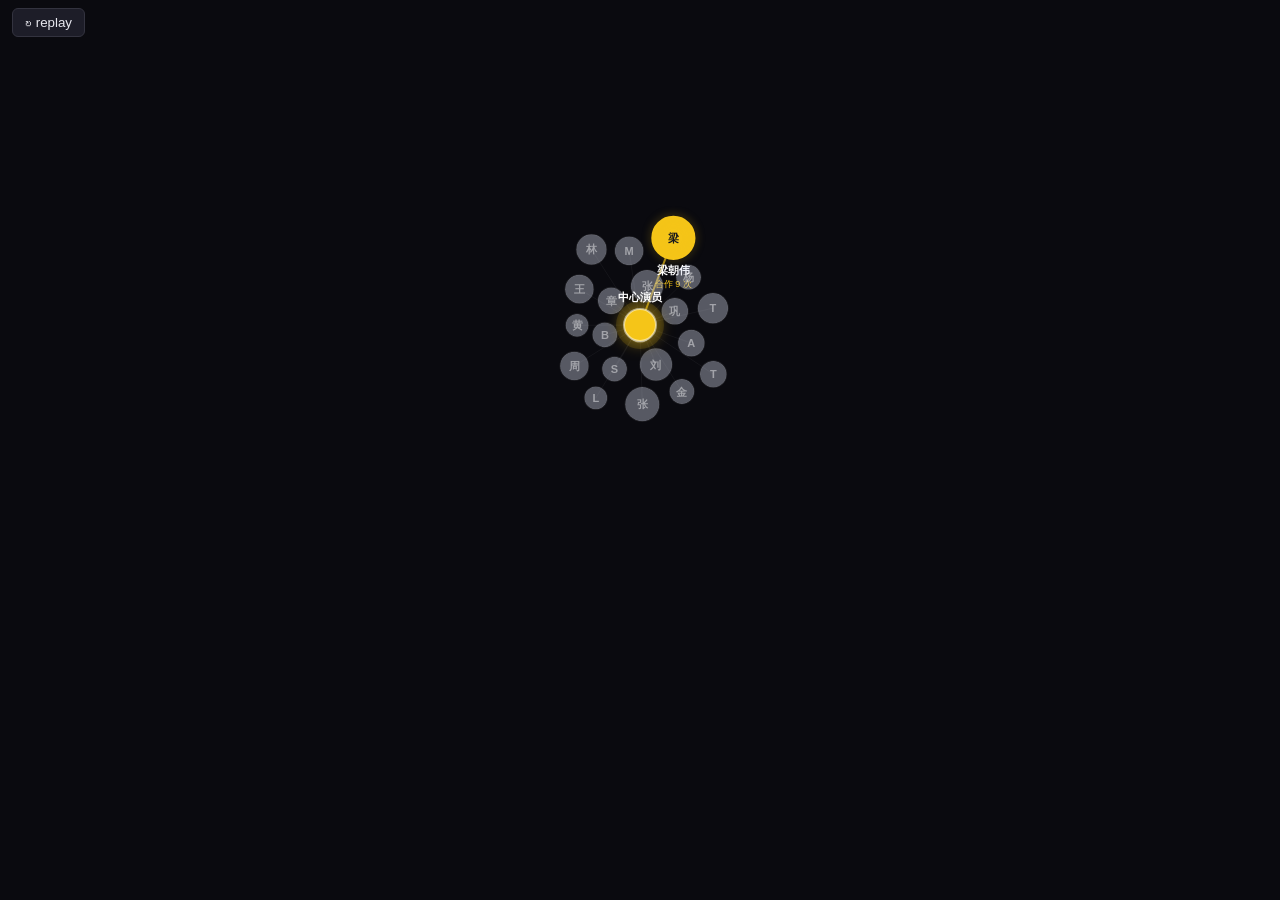
<file: test/graph-harness.html>
<!DOCTYPE html>
<html lang="zh-CN" style="color-scheme:dark">
<head><meta charset="UTF-8"><title>graph harness</title>
<style>
  body{margin:0;background:#0a0a0f;font-family:-apple-system,sans-serif}
  #gc{width:100%;height:560px;position:relative;overflow:hidden}
  .bar{padding:8px 12px}.bar button{background:#1d1d28;color:#e8e8ef;border:1px solid #33333f;border-radius:6px;padding:6px 12px;cursor:pointer}
</style></head>
<body>
<div class="bar"><button id="replay">↻ replay</button></div>
<div id="gc"></div>
<script type="module">
import { ForceGraph } from '../js/graph.js';
const names=[['梁朝伟',9],['张曼玉',7],['刘德华',6],['张国荣',6],['林青霞',5],['Tony',5],['王家卫',4],['Maggie',4],['周星驰',4],['巩俐',3],['Tom',3],['章子怡',3],['Andy',3],['吴镇宇',2],['Scar',2],['Brad',2],['金城武',2],['杨紫琼',2],['黄秋生',1],['Leslie',1]];
const works=['花样年华','重庆森林','无间道','春光乍泄','东邪西毒','2046','阿飞正传','英雄'];
function mk(){return names.map(([name,count],i)=>({id:i+1,name,count,profile_path:null,sharedWorks:Array.from({length:Math.min(count,5)},(_,k)=>({title:works[(i+k)%works.length],type:'movie',id:100+i*10+k,date:String(1990+((i+k)%20)),popularity:10-k}))}));}
let g=new ForceGraph(document.getElementById('gc'),mk(),'中心演员',{selectedId:1});
document.getElementById('replay').addEventListener('click',()=>{g.destroy();g=new ForceGraph(document.getElementById('gc'),mk(),'中心演员',{selectedId:1});});
window.__g=g;
</script>
</body></html>
</file>
